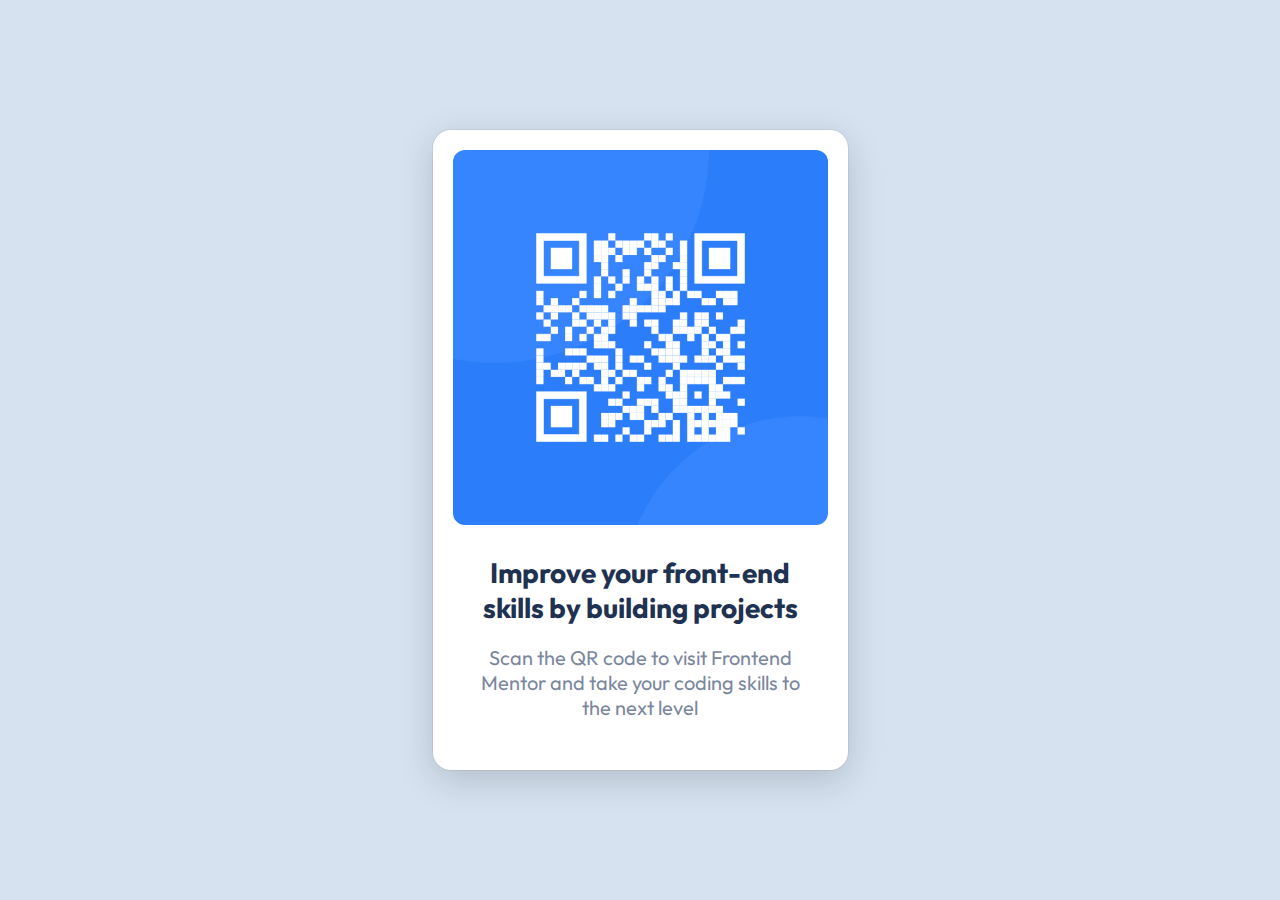
<file: index.html>
<!DOCTYPE html>
<html lang="en">
<head>
  <meta charset="UTF-8">
  <meta http-equiv="X-UA-Compatible" content="IE=edge">
  <meta name="viewport" content="width=device-width, initial-scale=1.0">
  <title>Document</title>
  <link rel="stylesheet" href="style.css">
</head>
<body>
  <main>
    <div class="qr">
      <img src="./images/image-qr-code.png" alt="qr code">
    </div>
    <div class="text">
      <h1>Improve your front-end skills by building projects</h1>
      <p>Scan the QR code to visit Frontend Mentor and take your coding skills to the next level</p>
    </div>
  </main>
</body>
</html>
</html>
</file>
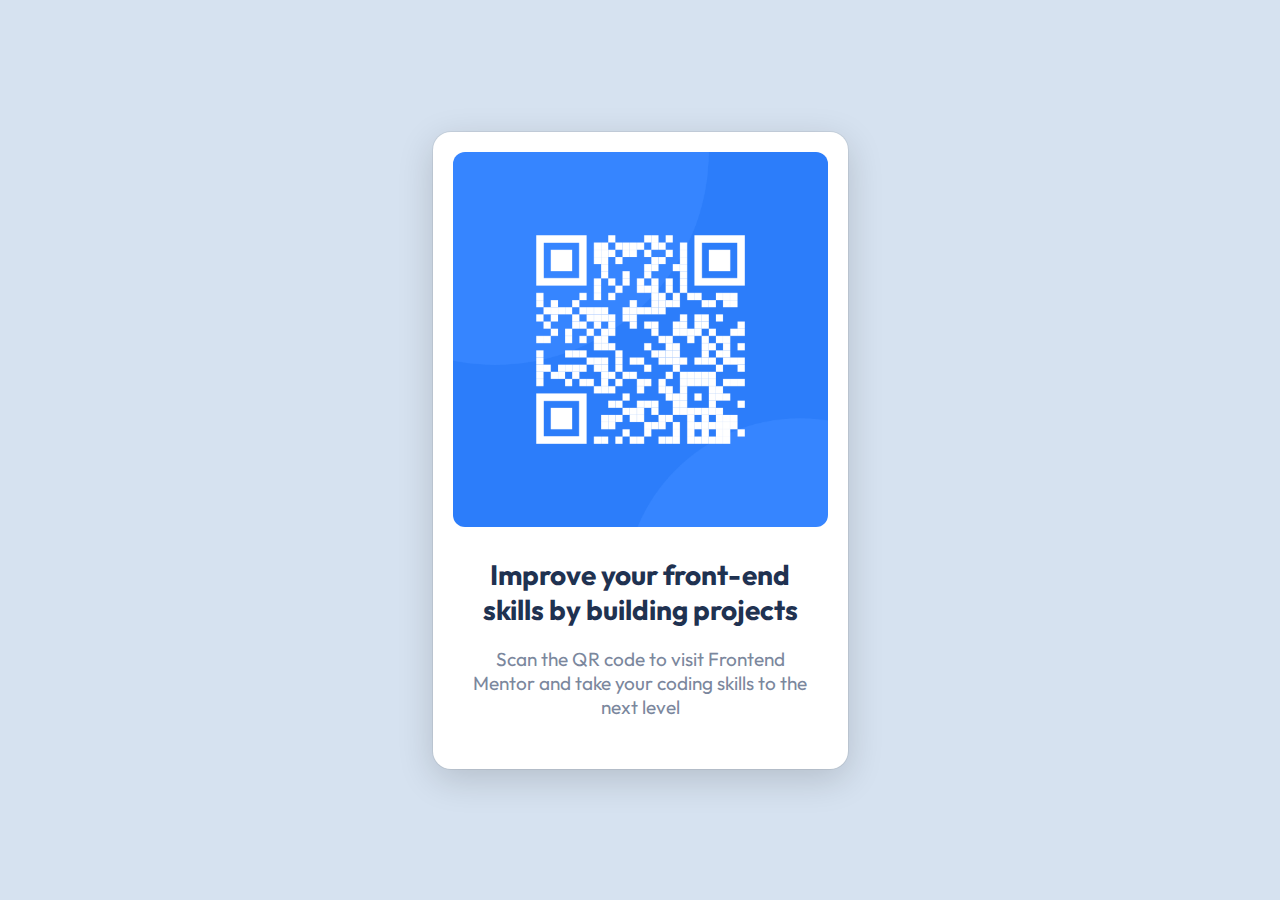
<file: qr-code-component-main/index.html>
<!DOCTYPE html>
<html lang="en">
<head>
  <meta charset="UTF-8">
  <meta http-equiv="X-UA-Compatible" content="IE=edge">
  <meta name="viewport" content="width=device-width, initial-scale=1.0">
  <title>Document</title>
  <link rel="stylesheet" href="style.css">
</head>
<body>
  <div class="wrapper">
    <div class="qr">
      <img src="/qr-code-component-main/images/image-qr-code.png" alt="qr code">
    </div>
    <div class="text">
      <h1>Improve your front-end skills by building projects</h1>
      <p>Scan the QR code to visit Frontend Mentor and take your coding skills to the next level</p>
    </div>
  </div>
</body>
</html>
</html>
</file>
<file: style.css>
@import url('https://fonts.googleapis.com/css2?family=Outfit:wght@400;700&display=swap');

* {
    margin: 0;
    padding: 0;
}

html {
    font-family: 'Outfit', sans-serif;
    font-size: 16px;
    font-weight: 400;
}

body {
    min-height: 100vh;
    display: grid;
    place-content: center;
    background-color: hsl(212, 45%, 89%);
}

div, main {
    display: flex;
    flex-direction: column;
    border-radius: 18px;
}

main {
    max-width: 375px;
    background-color: hsl(0, 0%, 100%);
    padding: 20px;
    box-shadow: rgba(0, 0, 0, 0.16) 0px 10px 36px 0px, rgba(0, 0, 0, 0.06) 0px 0px 0px 1px;
    margin: 2rem 1rem;
}

.text {
    padding: 30px 20px 30px 20px;
}

h1, p {
    text-align: center;
}

h1 {
    font-size: 1.75rem;
    font-weight: 700;
    color: hsl(218, 44%, 22%);
    margin-bottom: 20px;
}

p {
    font-size: 1.25rem;
    color: hsl(220, 15%, 55%);
}

img {
    width: 100%;
    border-radius: 12px;
}
</file>
<file: qr-code-component-main/style.css>
@import url('https://fonts.googleapis.com/css2?family=Outfit:wght@400;700&display=swap');

* {
    margin: 0;
    padding: 0;
    font-size: 19px;
    font-weight: 400;
}

html {
    font-family: 'Outfit', sans-serif;
}

body {
    display: flex;
    flex-direction: column;
    width: 100%;
    height: 100vh;
    background-color: hsl(212, 45%, 89%);
    justify-content: center;
    align-items: center;
}

div {
    display: flex;
    flex-direction: column;
    border-radius: 18px;
}

.wrapper {
    width: 375px;
    background-color: hsl(0, 0%, 100%);
    padding: 20px;
    box-shadow: rgba(0, 0, 0, 0.16) 0px 10px 36px 0px, rgba(0, 0, 0, 0.06) 0px 0px 0px 1px;
}

.text {
    padding: 30px 20px 30px 20px;
}

h1, p {
    text-align: center;
}

h1 {
    font-size: 28px;
    font-weight: 700;
    color: hsl(218, 44%, 22%);
    margin-bottom: 20px;
}

p {
    color: hsl(220, 15%, 55%);
}

img {
    width: 100%;
    border-radius: 12px;
}
</file>
